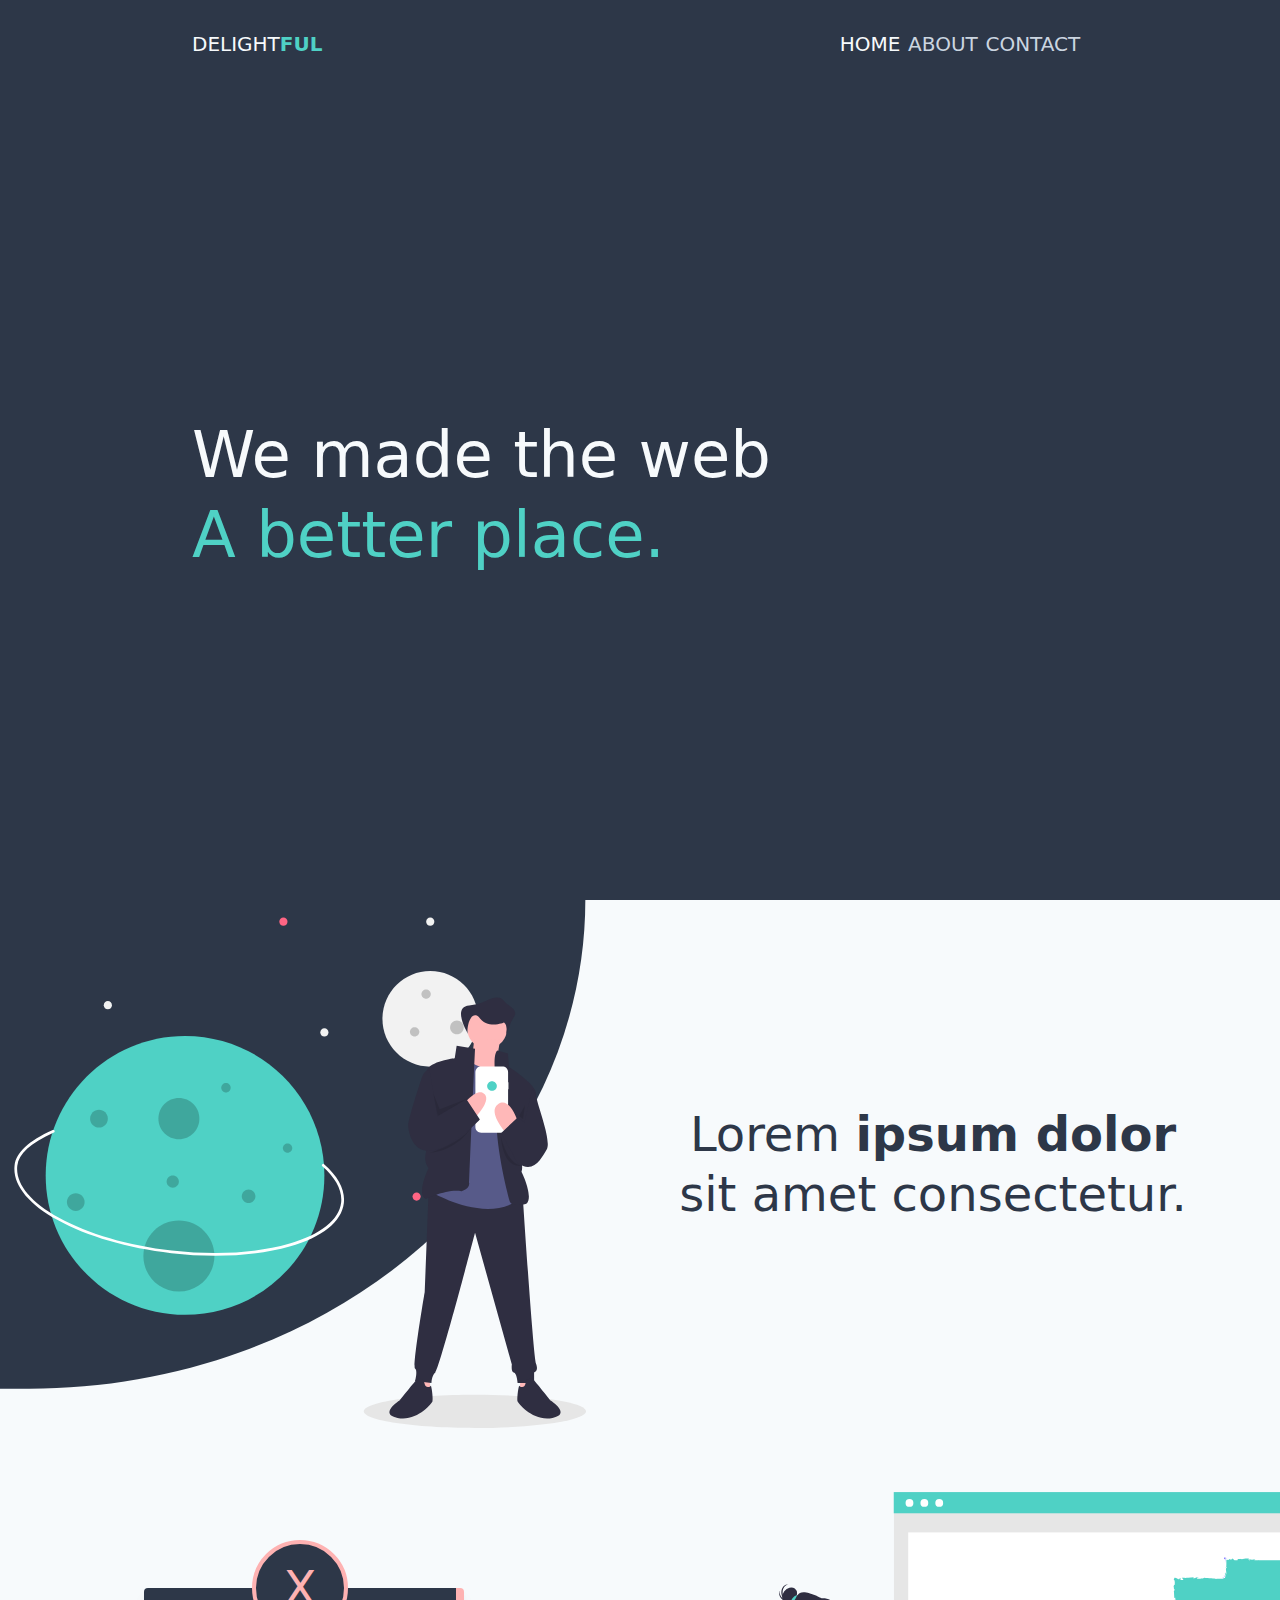
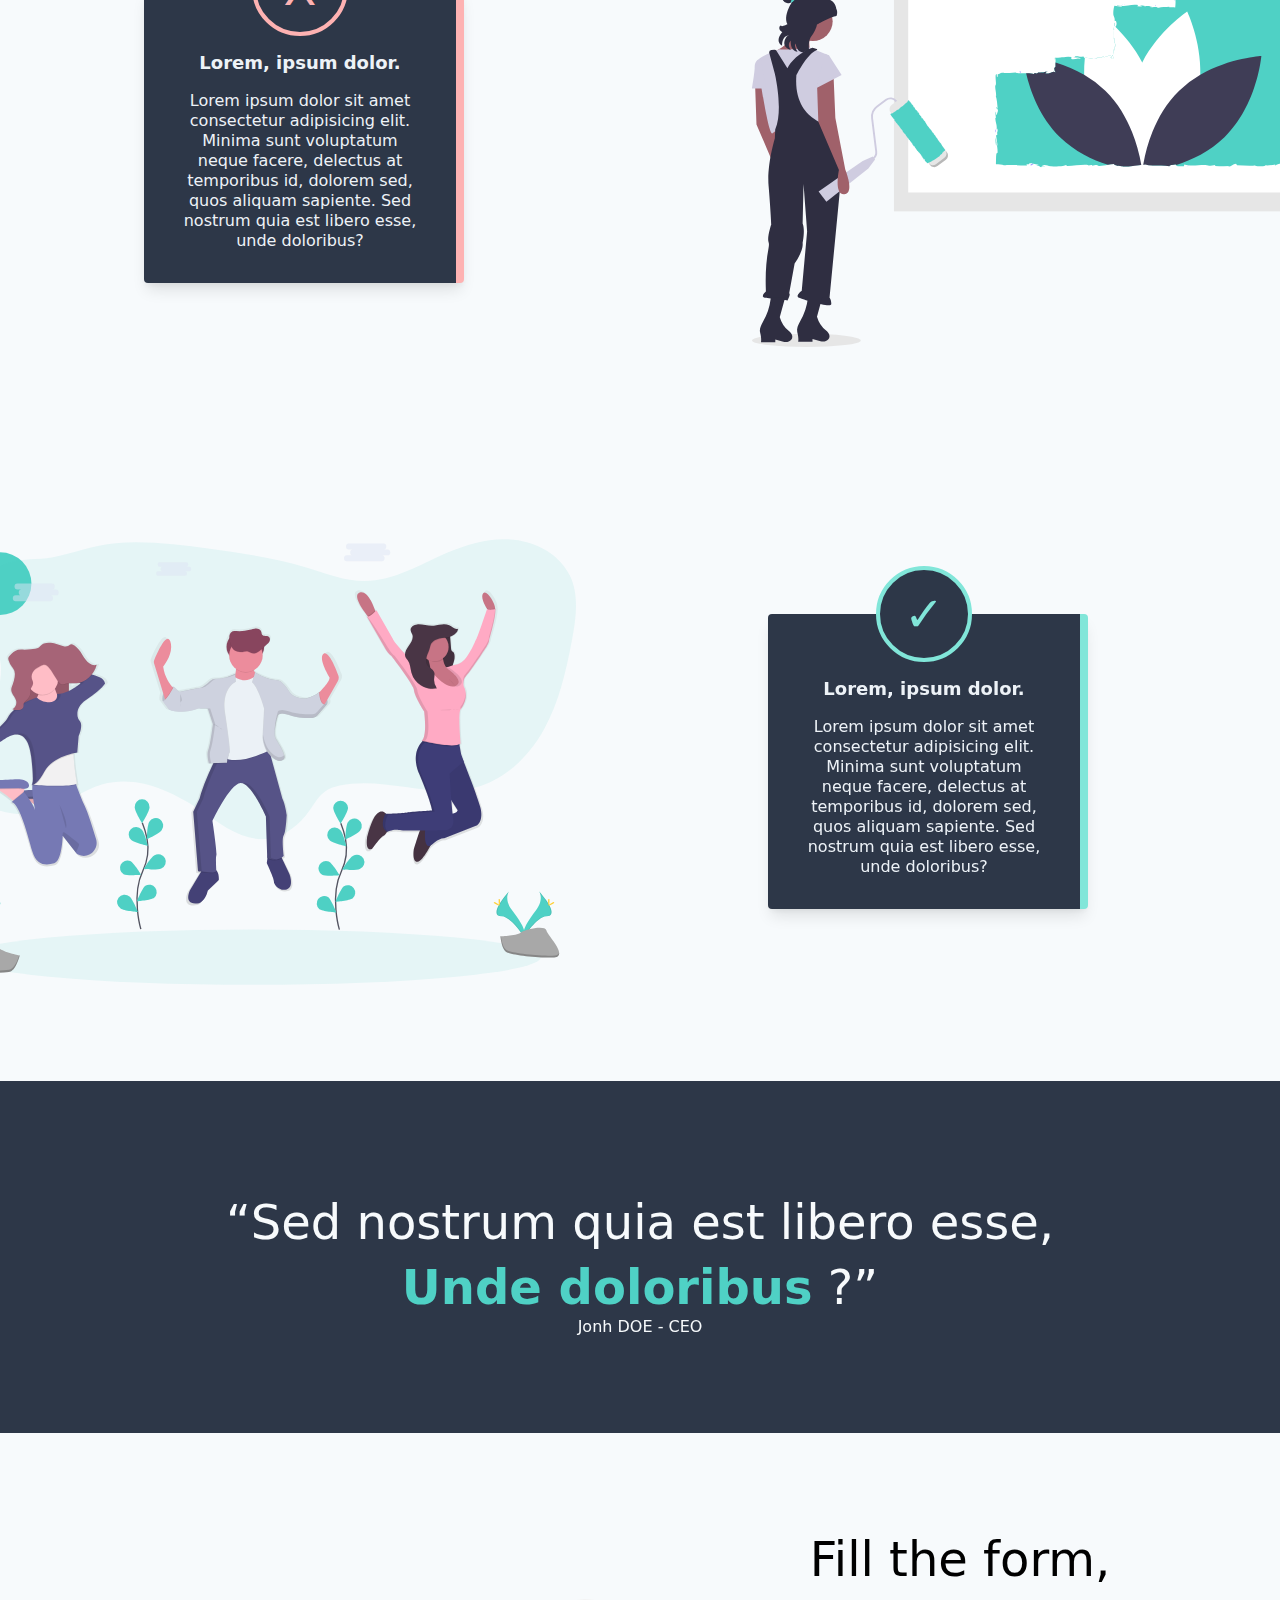
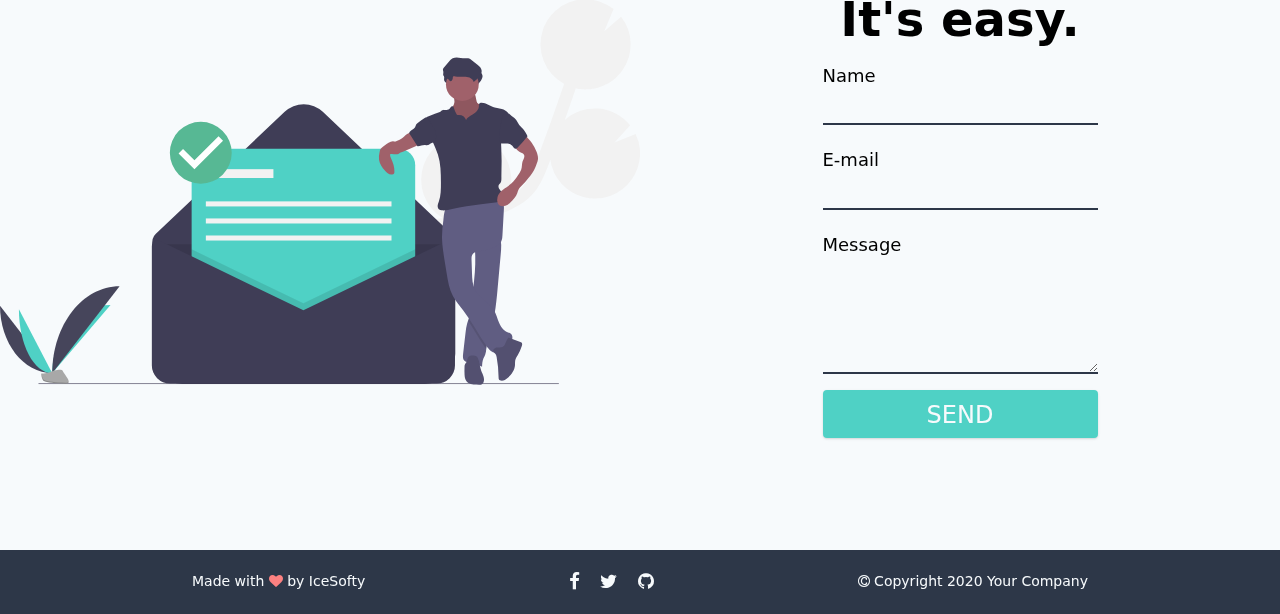
<file: templates/Delightful/index.html>
<!DOCTYPE html>
<html lang="en" class="leading-tight">
  <head>
    <meta charset="UTF-8" />
    <meta name="viewport" content="width=device-width, initial-scale=1.0" />

    <link rel="stylesheet" href="./assets/css/main.css" />
    <link
      href="https://stackpath.bootstrapcdn.com/font-awesome/4.7.0/css/font-awesome.min.css"
      rel="stylesheet"
      integrity="sha384-wvfXpqpZZVQGK6TAh5PVlGOfQNHSoD2xbE+QkPxCAFlNEevoEH3Sl0sibVcOQVnN"
      crossorigin="anonymous"
    />

    <script src="https://code.jquery.com/jquery-2.2.4.min.js"></script>

    <title>Delightful Web Templates</title>
  </head>

  <body class="overflow-x-hidden font-sans font-light">
    <section
      class="homescreen m-0 flex flex-col  justify-around bg-gray-800 h-screen text-gray-100 "
    >
      <nav class="flex justify-between">
        <p class="text-xl py-8 px-8 uppercase md:px-48">
          Delight<span class="text-teal-400 font-bold">ful</span>
        </p>
        <ul
          class="flex justify-evenly w-full text-xl py-8 px-0 xl:px-48 xl:w-1/2 "
        >
          <li>
            <a href="#">HOME</a>
          </li>
          <li class="text-gray-400 hover:text-teal-400">
            <a href="#about">ABOUT</a>
          </li>
          <li class="text-gray-400 hover:text-teal-400">
            <a href="#contact">CONTACT</a>
          </li>
        </ul>
      </nav>

      <h1 class=" text-3xl my-auto mx-auto font-light  md:mx-48 lg:text-6xl">
        We made the web <br />
        <span class="text-teal-400 font-medium">A better place.</span>
      </h1>
    </section>
    <section class="bg-gray-100" id="about">
      <div class="flex justify-center">
        <object
          type="image/svg+xml"
          data="./assets/img/planet.svg"
          class="-ml-1 hidden lg:flex"
        >
          Your browser does not support SVG
        </object>
        <h2
          class="text-gray-800  flex-1 self-center text-center text-3xl pt-8 lg:pt-0 lg:text-5xl"
        >
          Lorem <span class="font-bold">ipsum dolor</span> <br />
          sit amet consectetur.
        </h2>
      </div>
      <div class="flex justify-around items-center">
        <div
          class="flex flex-col text-gray-100 items-center rounded mx-8 bg-gray-800 shadow-lg mt-24 border-r-8 border-red-300 lg:w-1/4 lg:mx-0"
        >
          <div
            class="rounded-full flex justify-center h-24 w-24 border-4 border-red-300 -mt-12 bg-gray-800"
          >
            <p class="text-5xl  text-red-300 text-center self-center">
              X
            </p>
          </div>
          <h3 class="text-center text-gray-200 p-4 font-bold text-lg">
            Lorem, ipsum dolor.
          </h3>
          <p class="px-8 pb-8  text-gray-200 text-center font-normal">
            Lorem ipsum dolor sit amet consectetur adipisicing elit. Minima sunt
            voluptatum neque facere, delectus at temporibus id, dolorem sed,
            quos aliquam sapiente. Sed nostrum quia est libero esse, unde
            doloribus?
          </p>
        </div>

        <object
          type="image/svg+xml"
          data="./assets/img/paint.svg"
          class="mt-16 -mr-64 w-1/2 hidden lg:flex "
        >
          Your browser does not support SVG
        </object>
      </div>

      <div
        class="flex justify-evenly flex-wrap pb-24 mt-8 items-center lg:flex-no-wrap lg:mt-24"
      >
        <object
          type="image/svg+xml"
          data="./assets/img/success.svg"
          class="mt-24 -ml-64 w-1/2 hidden lg:flex "
        >
          Your browser does not support SVG
        </object>
        <div
          class="flex flex-col items-center rounded mx-8  bg-gray-800 shadow-lg mt-24 border-r-8 border-teal-300 lg:w-1/4 lg:mx-0 "
        >
          <div
            class="rounded-full flex justify-center h-24 w-24 border-4 border-teal-300 -mt-12 bg-gray-800"
          >
            <p class="text-5xl font-bold text-teal-300 text-center self-center">
              ✓
            </p>
          </div>
          <h3 class="text-center text-gray-200 p-4 font-bold text-lg">
            Lorem, ipsum dolor.
          </h3>
          <p class="px-8 pb-8  text-gray-200 text-center font-normal">
            Lorem ipsum dolor sit amet consectetur adipisicing elit. Minima sunt
            voluptatum neque facere, delectus at temporibus id, dolorem sed,
            quos aliquam sapiente. Sed nostrum quia est libero esse, unde
            doloribus?
          </p>
        </div>
      </div>
    </section>

    <section
      class="flex-col text-center justify-center items-center bg-gray-800 text-gray-100 py-24"
    >
      <p class="text-3xl   lg:text-5xl">
        <span class="text-6xl"></span>“Sed nostrum quia est libero esse,
        <br />
        <span class="font-semibold text-teal-400">Unde doloribus</span> ?”
      </p>
      <p>Jonh DOE - CEO</p>
    </section>
    <section id="contact" class="bg-gray-100 py-24">
      <div class="flex justify-evenly">
        <object
          type="image/svg+xml"
          data="./assets/img/contact.svg"
          class="w-1/2 hidden lg:flex "
        >
          Your browser does not support SVG
        </object>

        <div class="flex flex-col items-center flex-1 ">
          <h1 class="text-5xl text-center">
            Fill the form, <br />
            <span class="font-bold">It's easy.</span>
          </h1>
          <form action="" class="flex flex-col pt-4 ">
            <label for="name" class="text-lg">Name</label>
            <input
              type="text"
              name="name"
              id=""
              class="border-b-2 border-gray-800 bg-transparent p-2 focus:border-teal-400  focus:outline-none  "
            />
            <label for="email" class="text-lg pt-6">E-mail</label>
            <input
              type="email"
              name="email"
              id=""
              class="border-b-2 border-gray-800 bg-transparent p-2 focus:border-teal-400  focus:outline-none  "
            />
            <label for="message" class="text-lg pt-6">Message</label>
            <textarea
              name="message"
              id=""
              cols="30"
              rows="5"
              class="border-b-2 border-gray-800 bg-transparent p-2 focus:border-teal-400 focus:outline-none  "
            ></textarea>
            <button
              type="submit"
              class=" py-2 my-4 rounded shadow text-gray-100 text-2xl border-teal-400 border-2 w-36 h-12  bg-teal-400 hover:shadow-lg"
            >
              SEND
            </button>
          </form>
        </div>
      </div>
    </section>
    <footer
      class="flex justify-between px-2 bg-gray-800 h-16 text-gray-100 text-sm items-center lg:px-48"
    >
      <p class="hidden md:inline">
        Made with
        <i class="fa fa-heart text-red-400" aria-hidden="true"></i> by IceSofty
      </p>
      <div class="logos self-center">
        <i class="fa fa-facebook px-2 fa-lg" aria-hidden="true"></i>
        <i class="fa fa-twitter px-2 fa-lg" aria-hidden="true"></i>
        <i class="fa fa-github px-2 fa-lg" aria-hidden="true"></i>
      </div>
      <p>
        <i class="fa fa-copyright" aria-hidden="true"></i> Copyright 2020 Your
        Company
      </p>
    </footer>
    <script src="./assets/js/star.js"></script>
    <script>
      //refresh page on browser resize
      $(window).bind('resize', function(e) {
        if (window.RT) clearTimeout(window.RT);
        window.RT = setTimeout(function() {
          this.location.reload(false); /* false to get page from cache */
        }, 200);
      });
    </script>
  </body>
</html>
</file>
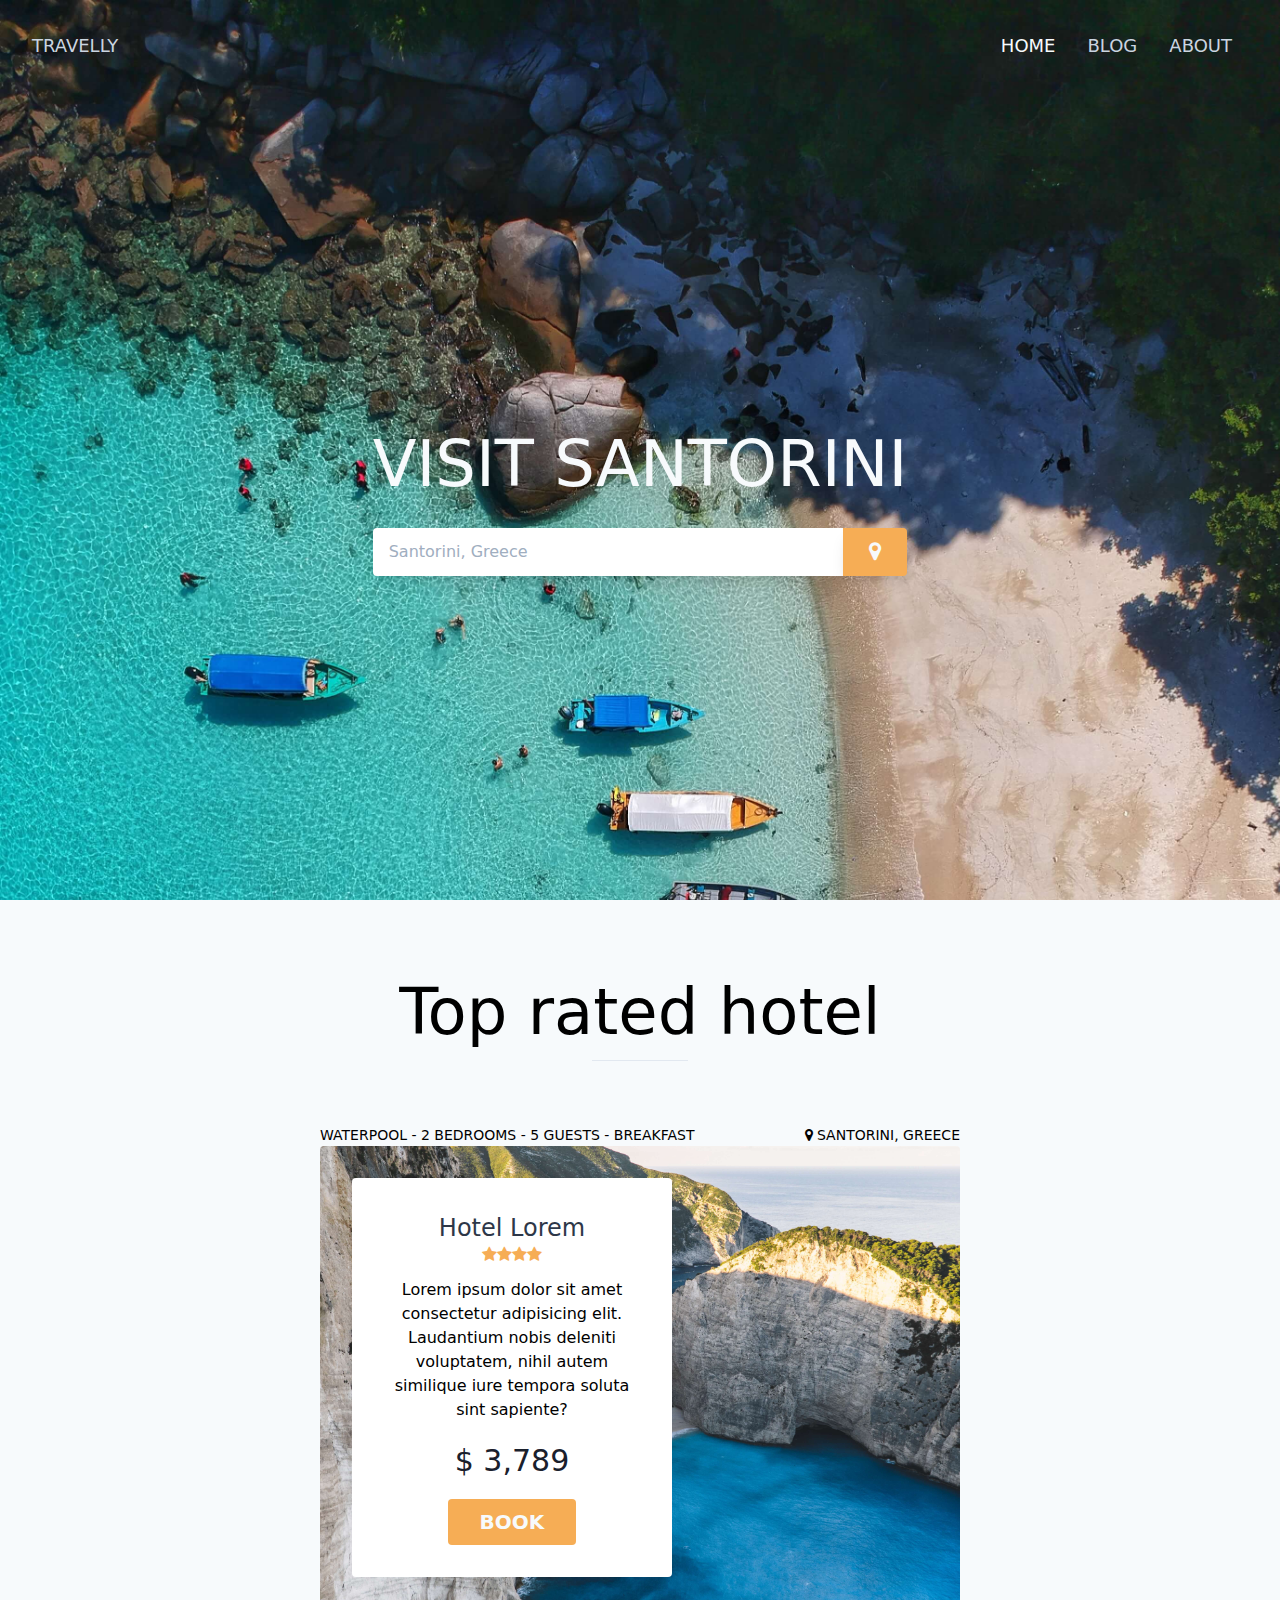
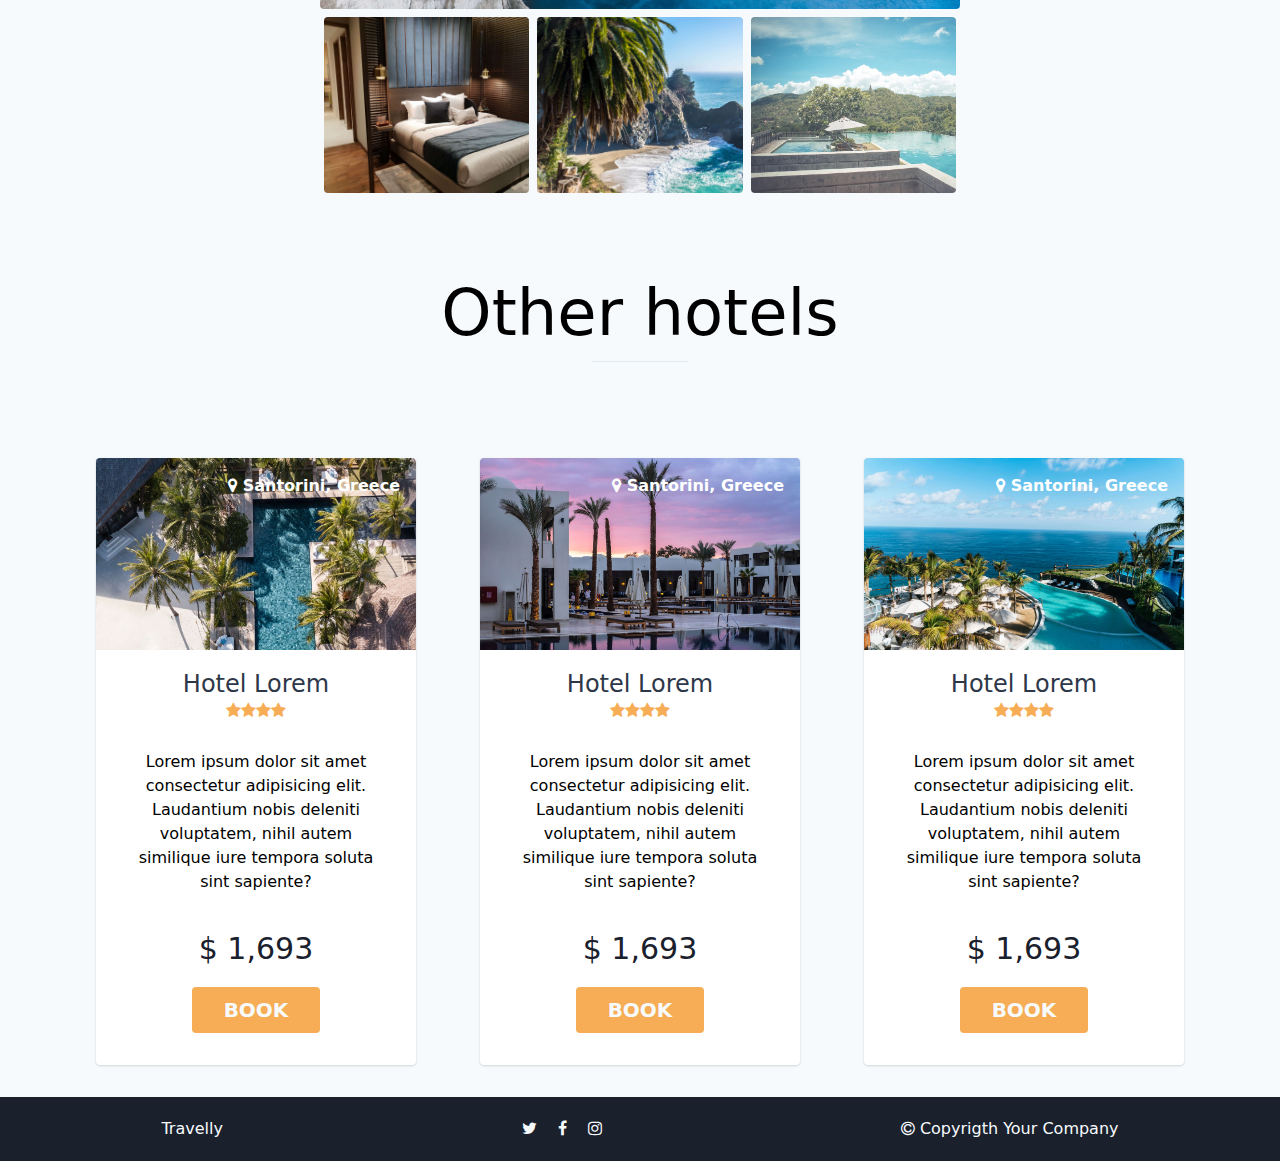
<file: templates/Travelly/index.html>
<!DOCTYPE html>

<!--
	Travelly by 
  Follow me on Twitter to get Update @Icesofty
   
This work is licensed under the Creative Commons Attribution 4.0 International License.
To view a copy of this license, visit http://creativecommons.org/licenses/by/4.0/.

-->

<html lang="en" class="scroll">
  <head>
    <meta charset="UTF-8" />
    <meta name="viewport" content="width=device-width, initial-scale=1.0" />
    <link rel="stylesheet" href="assets/css/main.css" />

    <link
      href="https://stackpath.bootstrapcdn.com/font-awesome/4.7.0/css/font-awesome.min.css"
      rel="stylesheet"
      integrity="sha384-wvfXpqpZZVQGK6TAh5PVlGOfQNHSoD2xbE+QkPxCAFlNEevoEH3Sl0sibVcOQVnN"
      crossorigin="anonymous"
    />
    <title>Travelly</title>
  </head>
  <body class="bg-gray-100 font-light">
    <section
      class="flex flex-col h-screen bg-cover bg-fixed"
      style="background-image: url('./assets/img/bg2.jpg');"
    >
      <nav class="flex justify-between p-8 text-gray-400 text-lg">
        <h1>TRAVELLY</h1>
        <ul class="flex">
          <li class="px-4 text-gray-100"><a href="#">HOME</a></li>
          <li class="px-4  hover:text-orange-400 "><a href="#">BLOG</a></li>
          <li class="px-4 hover:text-orange-400"><a href="#">ABOUT</a></li>
        </ul>
      </nav>
      <div class="flex flex-col justify-center items-center m-auto h-full">
        <h1 class=" uppercase text-4xl text-gray-100 sm:text-6xl ">
          Visit Santorini
        </h1>
        <div class="flex justify-center items-center sm:w-full ">
          <input
            type="text"
            name=""
            id=""
            placeholder="Santorini, Greece"
            class=" bg-white shadow-lg rounded-l h-12 p-4 flex-1 mt-4"
          />

          <a
            href="#results"
            class="flex bg-orange-400 w-16 h-12 mt-4 shadow-lg justify-center items-center rounded-r"
          >
            <i
              class="fa fa-map-marker text-gray-100 fa-lg"
              aria-hidden="true"
            ></i>
          </a>
        </div>
      </div>
    </section>
    <section
      id="results"
      class="scroll w-3/4 flex-col items-center self-center m-auto"
    >
      <h1 class="scroll-start text-center text-4xl mt-16 lg:text-6xl">
        Top rated hotel
      </h1>

      <hr class="w-24 mx-auto mb-16" />
      <div class="flex flex-col items-center lg:w-auto lg:m-auto">
        <div
          class="flex justify-between w-full uppercase  text-xs lg:text-sm xl:w-2/3"
        >
          <p>WATERPOOL - 2 BEDROOMS - 5 GUESTS - Breakfast</p>
          <p>
            <i class="fa fa-map-marker" aria-hidden="true"></i> Santorini,
            Greece
          </p>
        </div>
        <div
          class="flex  bg-cover bg-center rounded xl:w-2/3"
          style="background-image: url('./assets/img/hotel.jpg');"
        >
          <div
            class="flex flex-col items-center w-64 bg-white w-full rounded p-8 m-8 lg:w-1/2 "
          >
            <h1 class="text-gray-800 text-2xl font-normal">Hotel Lorem</h1>
            <div class="flex text-orange-400">
              <i class="fa fa-star" aria-hidden="true"></i>
              <i class="fa fa-star" aria-hidden="true"></i>
              <i class="fa fa-star" aria-hidden="true"></i>
              <i class="fa fa-star" aria-hidden="true"></i>
            </div>
            <p class="text-center py-4">
              Lorem ipsum dolor sit amet consectetur adipisicing elit.
              Laudantium nobis deleniti voluptatem, nihil autem similique iure
              tempora soluta sint sapiente?
            </p>
            <h3 class="text-3xl text-gray-900 pb-4">$ 3,789</h3>
            <a href="booking.html">
              <button
                class="p-2 rounded bg-orange-400 text-gray-100 text-xl font-bold w-32 hover:bg-orange-700"
              >
                BOOK
              </button>
            </a>
          </div>
        </div>
        <div class="hidden justify-between py-2 h-48 w-full sm:flex xl:w-2/3">
          <div
            class="flex justify-center items-center w-1/3 bg-cover rounded mx-1 cursor-pointer text-xl font-bold text-transparent transition ease-in duration-300 hover:text-white hover:opacity-75 "
            style="background-image: url('./assets/img/bedroom.jpg');"
          >
            <p class=" opacity-100">BEDROOM</p>
          </div>
          <div
            class="flex justify-center items-center w-1/3 bg-cover rounded mx-1 cursor-pointer text-xl font-bold text-transparent  transition ease-in duration-300  hover:text-white hover:opacity-75 "
            style="background-image: url('./assets/img/beach.jpg');"
          >
            <p class="opacity-100">BEACH</p>
          </div>
          <div
            class="flex justify-center items-center w-1/3 bg-cover rounded mx-1 cursor-pointer text-xl font-bold text-transparent  transition ease-in duration-300 hover:text-white hover:opacity-75 "
            style="background-image: url('./assets/img/waterpool.jpg');"
          >
            <p class="opacity-100">WATERPOOL</p>
          </div>
        </div>

        <h1 class="text-center text-4xl mt-16 lg:text-6xl">
          Other hotels
        </h1>

        <hr class="w-24 mx-auto mb-16" />
      </div>
    </section>

    <section class="flex justify-center flex-wrap  ">
      <div
        class="text-center shadow bg-white rounded  pb-8 m-8 md:w-1/2 xl:w-1/4  "
      >
        <div
          class="  bg-cover rounded-t mx-0 h-48 w-full p-0 "
          style="background-image: url('./assets/img/hotel1.jpg');"
        >
          <div class="flex w-full justify-end text-white font-bold p-4">
            <p>
              <i class="fa fa-map-marker" aria-hidden="true"></i> Santorini,
              Greece
            </p>
          </div>
        </div>
        <h1 class="text-gray-800 mt-4 text-2xl font-normal">Hotel Lorem</h1>
        <div class="flex justify-center text-orange-400">
          <i class="fa fa-star" aria-hidden="true"></i>
          <i class="fa fa-star" aria-hidden="true"></i>
          <i class="fa fa-star" aria-hidden="true"></i>
          <i class="fa fa-star" aria-hidden="true"></i>
        </div>

        <p class="text-center p-8">
          Lorem ipsum dolor sit amet consectetur adipisicing elit. Laudantium
          nobis deleniti voluptatem, nihil autem similique iure tempora soluta
          sint sapiente?
        </p>
        <h3 class="text-3xl text-gray-900 pb-4">$ 1,693</h3>
        <a href="booking.html">
          <button
            class="p-2  rounded bg-orange-400 text-gray-100 text-xl font-bold w-32 hover:bg-orange-700"
          >
            BOOK
          </button>
        </a>
      </div>
      <div
        class="text-center shadow bg-white rounded  pb-8 m-8 md:w-1/2 xl:w-1/4  "
      >
        <div
          class="  bg-cover rounded-t mx-0 h-48 w-full p-0 "
          style="background-image: url('./assets/img/hotel2.jpg');"
        >
          <div class="flex w-full justify-end text-white font-bold p-4">
            <p>
              <i class="fa fa-map-marker" aria-hidden="true"></i> Santorini,
              Greece
            </p>
          </div>
        </div>
        <h1 class="text-gray-800 mt-4 text-2xl font-normal">Hotel Lorem</h1>
        <div class="flex justify-center text-orange-400">
          <i class="fa fa-star" aria-hidden="true"></i>
          <i class="fa fa-star" aria-hidden="true"></i>
          <i class="fa fa-star" aria-hidden="true"></i>
          <i class="fa fa-star" aria-hidden="true"></i>
        </div>

        <p class="text-center p-8">
          Lorem ipsum dolor sit amet consectetur adipisicing elit. Laudantium
          nobis deleniti voluptatem, nihil autem similique iure tempora soluta
          sint sapiente?
        </p>
        <h3 class="text-3xl text-gray-900 pb-4">$ 1,693</h3>
        <a href="booking.html">
          <button
            class="p-2  rounded bg-orange-400 text-gray-100 text-xl font-bold w-32 hover:bg-orange-700"
          >
            BOOK
          </button>
        </a>
      </div>
      <div
        class="text-center shadow bg-white rounded  pb-8 m-8 md:w-1/2 xl:w-1/4  "
      >
        <div
          class="  bg-cover rounded-t mx-0 h-48 w-full p-0 "
          style="background-image: url('./assets/img/hotel3.jpg');"
        >
          <div class="flex w-full justify-end text-white font-bold p-4">
            <p>
              <i class="fa fa-map-marker" aria-hidden="true"></i> Santorini,
              Greece
            </p>
          </div>
        </div>
        <h1 class="text-gray-800 mt-4 text-2xl font-normal">Hotel Lorem</h1>
        <div class="flex justify-center text-orange-400">
          <i class="fa fa-star" aria-hidden="true"></i>
          <i class="fa fa-star" aria-hidden="true"></i>
          <i class="fa fa-star" aria-hidden="true"></i>
          <i class="fa fa-star" aria-hidden="true"></i>
        </div>

        <p class="text-center p-8">
          Lorem ipsum dolor sit amet consectetur adipisicing elit. Laudantium
          nobis deleniti voluptatem, nihil autem similique iure tempora soluta
          sint sapiente?
        </p>
        <h3 class="text-3xl text-gray-900 pb-4">$ 1,693</h3>
        <a href="booking.html">
          <button
            class="p-2  rounded bg-orange-400 text-gray-100 text-xl font-bold w-32 hover:bg-orange-700"
          >
            BOOK
          </button>
        </a>
      </div>
    </section>
    <footer class="bg-gray-900 text-gray-100 w-full ">
      <div class="h-16 flex justify-around items-center my-auto mx-4">
        <p>Travelly</p>
        <div class="">
          <i
            class="fa fa-twitter px-2 cursor-pointer  transition ease-in duration-300  hover:text-orange-500"
            aria-hidden="true"
          ></i>
          <i
            class="fa fa-facebook px-2 cursor-pointer  transition ease-in duration-300  hover:text-orange-500"
            aria-hidden="true"
          ></i>
          <i
            class="fa fa-instagram px-2 cursor-pointer  transition ease-in duration-300  hover:text-orange-500"
            aria-hidden="true"
          ></i>
        </div>
        <div>
          <i class="fa fa-copyright" aria-hidden="true"></i>
          <span> Copyrigth Your Company </span>
        </div>
      </div>
    </footer>
  </body>
</html>
</file>
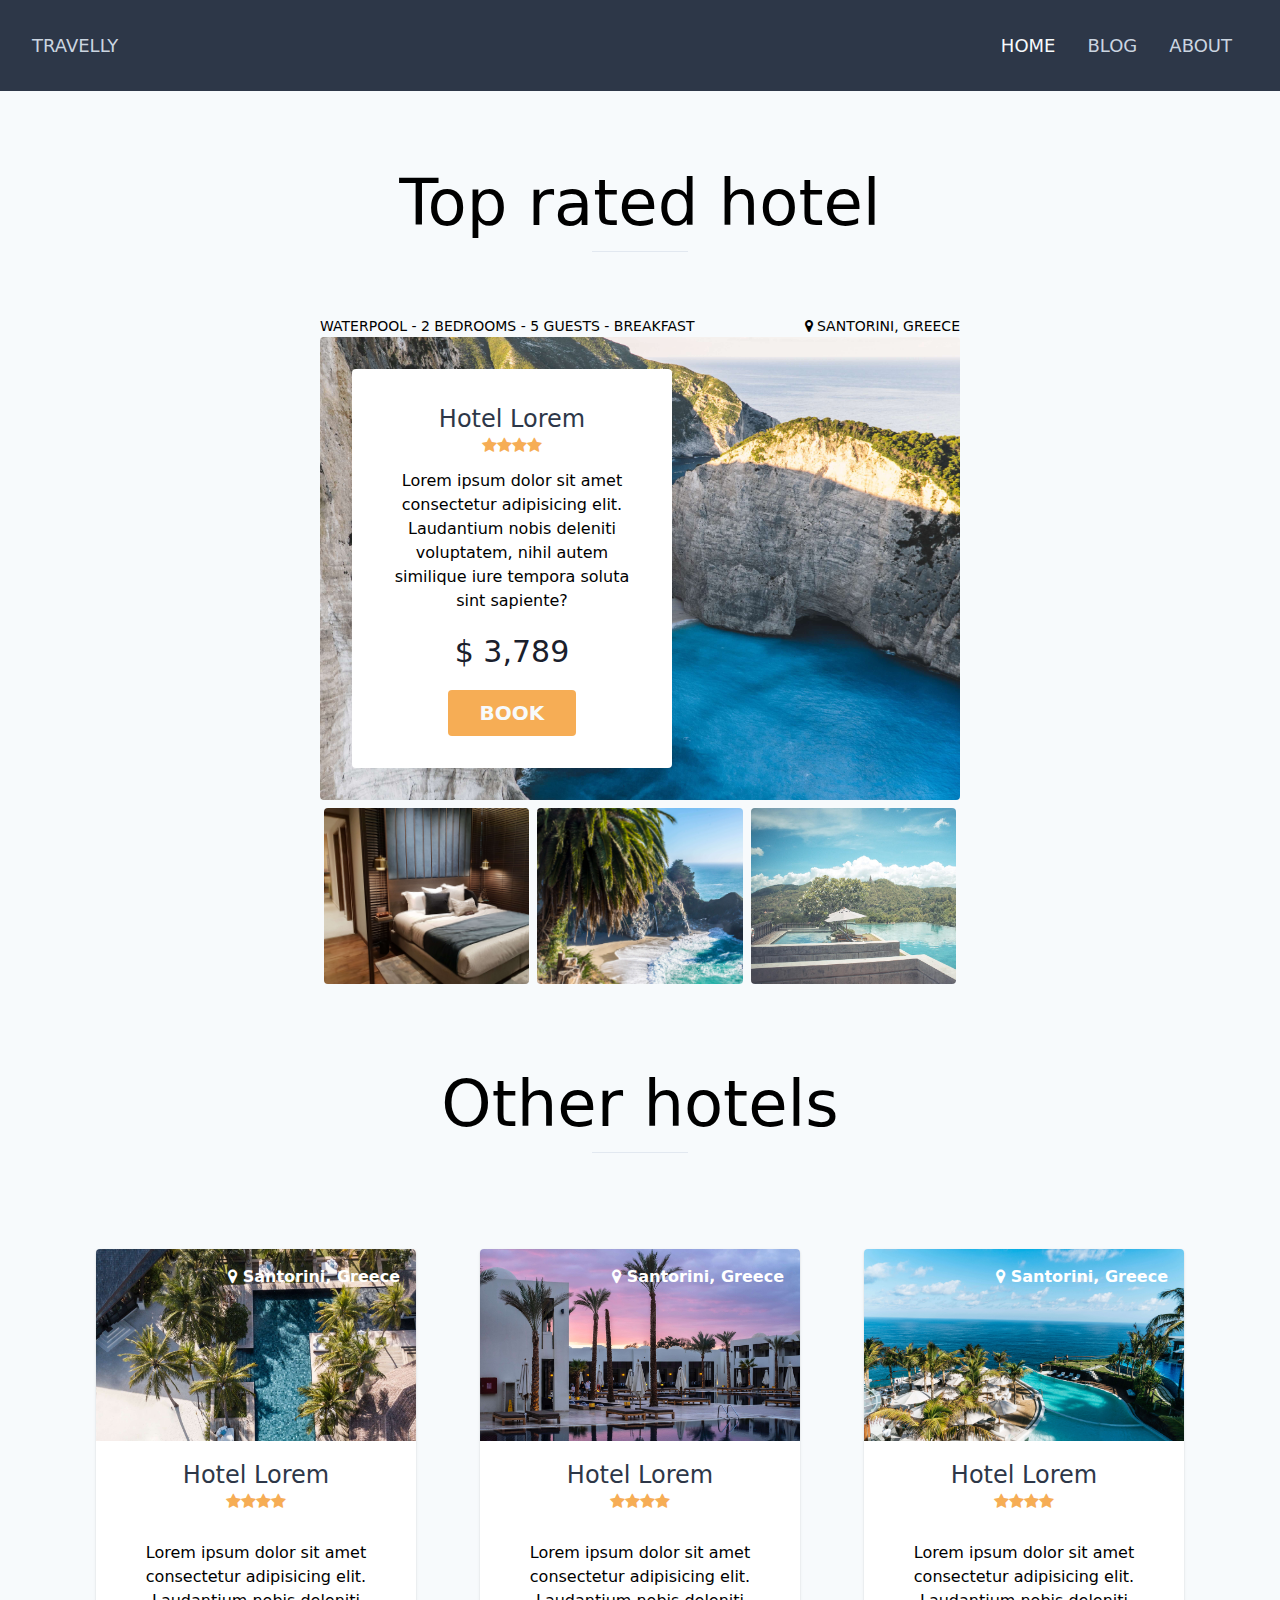
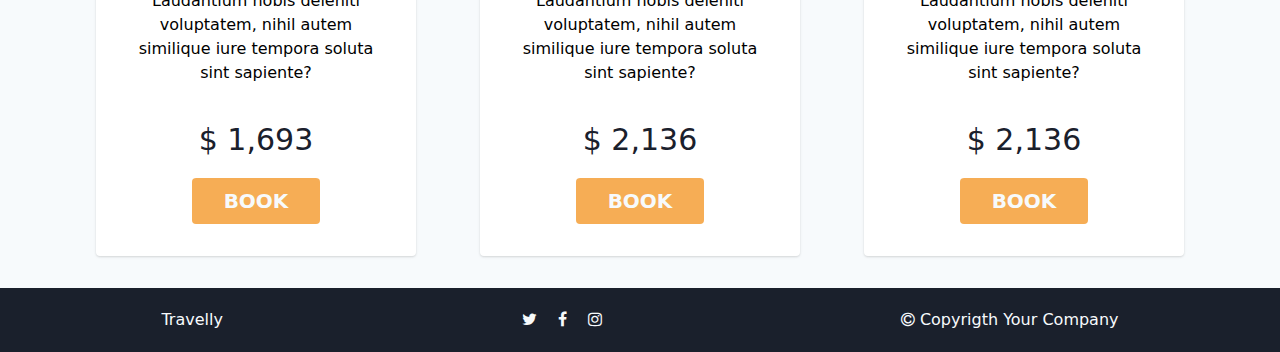
<file: templates/Travelly/booking.html>
<!DOCTYPE html>
<html lang="en">
  <head>
    <meta charset="UTF-8" />
    <meta name="viewport" content="width=device-width, initial-scale=1.0" />
    <link rel="stylesheet" href="assets/css/main.css" />

    <link
      href="https://stackpath.bootstrapcdn.com/font-awesome/4.7.0/css/font-awesome.min.css"
      rel="stylesheet"
      integrity="sha384-wvfXpqpZZVQGK6TAh5PVlGOfQNHSoD2xbE+QkPxCAFlNEevoEH3Sl0sibVcOQVnN"
      crossorigin="anonymous"
    />
    <title>Document</title>
  </head>
  <body class="bg-gray-100 font-light">
    <nav class="flex justify-between p-8 bg-gray-800 text-gray-400 text-lg">
      <h1><a href="/">TRAVELLY</a></h1>
      <ul class="flex">
        <li class="px-4 text-gray-100"><a href="/">HOME</a></li>
        <li class="px-4  hover:text-orange-400 "><a href="#">BLOG</a></li>
        <li class="px-4 hover:text-orange-400"><a href="#">ABOUT</a></li>
      </ul>
    </nav>
    <section
      id="results"
      class=" w-3/4 flex-col items-center self-center m-auto"
    >
      <h1 class="text-center text-6xl mt-16">
        Top rated hotel
      </h1>

      <hr class="w-24 mx-auto mb-16" />
      <div class="flex flex-col items-center lg:w-auto lg:m-auto">
        <div
          class="flex justify-between w-full uppercase  text-xs lg:text-sm xl:w-2/3"
        >
          <p>WATERPOOL - 2 BEDROOMS - 5 GUESTS - Breakfast</p>
          <p>
            <i class="fa fa-map-marker" aria-hidden="true"></i> Santorini,
            Greece
          </p>
        </div>
        <div
          class="flex  bg-cover bg-center rounded xl:w-2/3"
          style="background-image: url('./assets/img/hotel.jpg');"
        >
          <div
            class="flex flex-col items-center w-64 bg-white w-full rounded p-8 m-8 lg:w-1/2 "
          >
            <h1 class="text-gray-800 text-2xl font-normal">Hotel Lorem</h1>
            <div class="flex text-orange-400">
              <i class="fa fa-star" aria-hidden="true"></i>
              <i class="fa fa-star" aria-hidden="true"></i>
              <i class="fa fa-star" aria-hidden="true"></i>
              <i class="fa fa-star" aria-hidden="true"></i>
            </div>
            <p class="text-center py-4">
              Lorem ipsum dolor sit amet consectetur adipisicing elit.
              Laudantium nobis deleniti voluptatem, nihil autem similique iure
              tempora soluta sint sapiente?
            </p>
            <h3 class="text-3xl text-gray-900 pb-4">$ 3,789</h3>
            <button
              class="p-2 rounded bg-orange-400 text-gray-100 text-xl font-bold w-32 hover:bg-orange-700"
            >
              BOOK
            </button>
          </div>
        </div>
        <div class="hidden justify-between py-2 h-48 w-full sm:flex xl:w-2/3">
          <div
            class="flex justify-center items-center w-1/3 bg-cover rounded mx-1 cursor-pointer text-xl font-bold text-transparent hover:text-white hover:opacity-75 "
            style="background-image: url('./assets/img/bedroom.jpg');"
          >
            <p class="opacity-100">BEDROOM</p>
          </div>
          <div
            class="flex justify-center items-center w-1/3 bg-cover rounded mx-1 cursor-pointer text-xl font-bold text-transparent hover:text-white hover:opacity-75 "
            style="background-image: url('./assets/img/beach.jpg');"
          >
            <p class="opacity-100">BEACH</p>
          </div>
          <div
            class="flex justify-center items-center w-1/3 bg-cover rounded mx-1 cursor-pointer text-xl font-bold text-transparent hover:text-white hover:opacity-75 "
            style="background-image: url('./assets/img/waterpool.jpg');"
          >
            <p class="opacity-100">WATERPOOL</p>
          </div>
        </div>

        <h1 class="text-center text-6xl mt-16">
          Other hotels
        </h1>

        <hr class="w-24 mx-auto mb-16" />
      </div>
    </section>

    <section class="flex justify-center flex-wrap  ">
      <div
        class="text-center shadow bg-white rounded  pb-8 m-8 md:w-1/2 xl:w-1/4  "
      >
        <div
          class="  bg-cover rounded-t mx-0 h-48 w-full p-0 "
          style="background-image: url('./assets/img/hotel1.jpg');"
        >
          <div class="flex w-full justify-end text-white font-bold p-4">
            <p>
              <i class="fa fa-map-marker" aria-hidden="true"></i> Santorini,
              Greece
            </p>
          </div>
        </div>
        <h1 class="text-gray-800 mt-4 text-2xl font-normal">Hotel Lorem</h1>
        <div class="flex justify-center text-orange-400">
          <i class="fa fa-star" aria-hidden="true"></i>
          <i class="fa fa-star" aria-hidden="true"></i>
          <i class="fa fa-star" aria-hidden="true"></i>
          <i class="fa fa-star" aria-hidden="true"></i>
        </div>

        <p class="text-center p-8">
          Lorem ipsum dolor sit amet consectetur adipisicing elit. Laudantium
          nobis deleniti voluptatem, nihil autem similique iure tempora soluta
          sint sapiente?
        </p>
        <h3 class="text-3xl text-gray-900 pb-4">$ 1,693</h3>
        <button
          class="p-2  rounded bg-orange-400 text-gray-100 text-xl font-bold w-32 hover:bg-orange-700"
        >
          BOOK
        </button>
      </div>

      <div class="text-center shadow bg-white rounded  m-8 md:w-1/2 xl:w-1/4 ">
        <div
          class="  bg-cover rounded-t mx-0 h-48 w-full p-0 "
          style="background-image: url('./assets/img/hotel2.jpg');"
        >
          <div class="flex w-full justify-end text-white font-bold p-4">
            <p>
              <i class="fa fa-map-marker" aria-hidden="true"></i> Santorini,
              Greece
            </p>
          </div>
        </div>
        <h1 class="text-gray-800 mt-4 text-2xl font-normal">Hotel Lorem</h1>
        <div class="flex justify-center text-orange-400">
          <i class="fa fa-star" aria-hidden="true"></i>
          <i class="fa fa-star" aria-hidden="true"></i>
          <i class="fa fa-star" aria-hidden="true"></i>
          <i class="fa fa-star" aria-hidden="true"></i>
        </div>
        <p class="text-center p-8">
          Lorem ipsum dolor sit amet consectetur adipisicing elit. Laudantium
          nobis deleniti voluptatem, nihil autem similique iure tempora soluta
          sint sapiente?
        </p>
        <h3 class="text-3xl text-gray-900 pb-4">$ 2,136</h3>
        <button
          class="p-2 rounded bg-orange-400 text-gray-100 text-xl font-bold w-32 hover:bg-orange-700"
        >
          BOOK
        </button>
      </div>
      <div class="text-center shadow bg-white rounded  m-8 md:w-1/2 xl:w-1/4 ">
        <div
          class="  bg-cover rounded-t mx-0 h-48 w-full p-0 "
          style="background-image: url('./assets/img/hotel3.jpg');"
        >
          <div class="flex w-full justify-end text-white font-bold p-4">
            <p>
              <i class="fa fa-map-marker" aria-hidden="true"></i> Santorini,
              Greece
            </p>
          </div>
        </div>
        <h1 class="text-gray-800 mt-4 text-2xl font-normal">Hotel Lorem</h1>
        <div class="flex justify-center text-orange-400">
          <i class="fa fa-star" aria-hidden="true"></i>
          <i class="fa fa-star" aria-hidden="true"></i>
          <i class="fa fa-star" aria-hidden="true"></i>
          <i class="fa fa-star" aria-hidden="true"></i>
        </div>
        <p class="text-center p-8">
          Lorem ipsum dolor sit amet consectetur adipisicing elit. Laudantium
          nobis deleniti voluptatem, nihil autem similique iure tempora soluta
          sint sapiente?
        </p>
        <h3 class="text-3xl text-gray-900 pb-4">$ 2,136</h3>
        <button
          class="p-2 rounded bg-orange-400 text-gray-100 text-xl font-bold w-32 hover:bg-orange-700"
        >
          BOOK
        </button>
      </div>
    </section>
    <footer class="bg-gray-900 text-gray-100 w-full ">
      <div class="h-16 flex justify-around items-center my-auto mx-4">
        <p>Travelly</p>
        <div class="">
          <i class="fa fa-twitter px-2" aria-hidden="true"></i>
          <i class="fa fa-facebook px-2" aria-hidden="true"></i>
          <i class="fa fa-instagram px-2" aria-hidden="true"></i>
        </div>
        <div>
          <i class="fa fa-copyright" aria-hidden="true"></i>
          <span> Copyrigth Your Company </span>
        </div>
      </div>
    </footer>
  </body>
</html>
</file>
<file: templates/Delightful/assets/css/main.css>
/*! normalize.css v8.0.1 | MIT License | github.com/necolas/normalize.css */html{line-height:1.15;-webkit-text-size-adjust:100%}body{margin:0}h1{font-size:2em;margin:.67em 0}a{background-color:transparent}button,input,textarea{font-family:inherit;font-size:100%;line-height:1.15;margin:0}button,input{overflow:visible}button{text-transform:none}[type=button],[type=submit],button{-webkit-appearance:button}[type=button]::-moz-focus-inner,[type=submit]::-moz-focus-inner,button::-moz-focus-inner{border-style:none;padding:0}[type=button]:-moz-focusring,[type=submit]:-moz-focusring,button:-moz-focusring{outline:1px dotted ButtonText}textarea{overflow:auto}[hidden]{display:none}h1,h2,h3,p{margin:0}button{background-color:transparent;background-image:none;padding:0}button:focus{outline:1px dotted;outline:5px auto -webkit-focus-ring-color}ul{margin:0;padding:0}ul{list-style:none}html{font-family:system-ui,-apple-system,BlinkMacSystemFont,Segoe UI,Roboto,Helvetica Neue,Arial,Noto Sans,sans-serif,Apple Color Emoji,Segoe UI Emoji,Segoe UI Symbol,Noto Color Emoji;line-height:1.5}*{box-sizing:border-box;border:0 solid #e2e8f0}textarea{resize:vertical}input::-webkit-input-placeholder, textarea::-webkit-input-placeholder{color:#a0aec0}input::-moz-placeholder, textarea::-moz-placeholder{color:#a0aec0}input:-ms-input-placeholder, textarea:-ms-input-placeholder{color:#a0aec0}input::-ms-input-placeholder, textarea::-ms-input-placeholder{color:#a0aec0}input::placeholder,textarea::placeholder{color:#a0aec0}button{cursor:pointer}h1,h2,h3{font-size:inherit;font-weight:inherit}a{color:inherit;text-decoration:inherit}button,input,textarea{padding:0;line-height:inherit;color:inherit}iframe,object,svg{display:block;vertical-align:middle}.bg-transparent{background-color:transparent}.bg-gray-100{background-color:#f7fafc}.bg-gray-800{background-color:#2d3748}.bg-red-400{background-color:#fc8181}.bg-teal-400{background-color:#4fd1c5}.border-gray-800{border-color:#2d3748}.border-red-300{border-color:#feb2b2}.border-teal-300{border-color:#81e6d9}.border-teal-400{border-color:#4fd1c5}.focus\:border-teal-400:focus{border-color:#4fd1c5}.rounded{border-radius:.25rem}.rounded-full{border-radius:9999px}.border-2{border-width:2px}.border-4{border-width:4px}.border-b-2{border-bottom-width:2px}.border-r-8{border-right-width:8px}.flex{display:flex}.hidden{display:none}.flex-col{flex-direction:column}.flex-wrap{flex-wrap:wrap}.items-center{align-items:center}.self-center{align-self:center}.justify-center{justify-content:center}.justify-between{justify-content:space-between}.justify-around{justify-content:space-around}.justify-evenly{justify-content:space-evenly}.flex-1{flex:1 1 0%}.font-sans{font-family:system-ui,-apple-system,BlinkMacSystemFont,Segoe UI,Roboto,Helvetica Neue,Arial,Noto Sans,sans-serif,Apple Color Emoji,Segoe UI Emoji,Segoe UI Symbol,Noto Color Emoji}.font-light{font-weight:300}.font-normal{font-weight:400}.font-medium{font-weight:500}.font-semibold{font-weight:600}.font-bold{font-weight:700}.h-12{height:3rem}.h-16{height:4rem}.h-24{height:6rem}.h-full{height:100%}.h-screen{height:100vh}.leading-tight{line-height:1.25}.m-0{margin:0}.my-4{margin-top:1rem;margin-bottom:1rem}.mx-8{margin-left:2rem;margin-right:2rem}.my-auto{margin-top:auto;margin-bottom:auto}.mx-auto{margin-left:auto;margin-right:auto}.mt-8{margin-top:2rem}.mt-16{margin-top:4rem}.mt-24{margin-top:6rem}.-ml-1{margin-left:-.25rem}.-mt-12{margin-top:-3rem}.-mr-64{margin-right:-16rem}.-ml-64{margin-left:-16rem}.focus\:outline-none:focus{outline:0}.overflow-x-hidden{overflow-x:hidden}.p-2{padding:.5rem}.p-4{padding:1rem}.px-0{padding-left:0;padding-right:0}.py-2{padding-top:.5rem;padding-bottom:.5rem}.px-2{padding-left:.5rem;padding-right:.5rem}.py-8{padding-top:2rem;padding-bottom:2rem}.px-8{padding-left:2rem;padding-right:2rem}.py-24{padding-top:6rem;padding-bottom:6rem}.pt-4{padding-top:1rem}.pt-6{padding-top:1.5rem}.pt-8{padding-top:2rem}.pb-8{padding-bottom:2rem}.pb-24{padding-bottom:6rem}.resize{resize:both}.shadow{box-shadow:0 1px 3px 0 rgba(0,0,0,.1),0 1px 2px 0 rgba(0,0,0,.06)}.shadow-lg{box-shadow:0 10px 15px -3px rgba(0,0,0,.1),0 4px 6px -2px rgba(0,0,0,.05)}.shadow-xl{box-shadow:0 20px 25px -5px rgba(0,0,0,.1),0 10px 10px -5px rgba(0,0,0,.04)}.hover\:shadow-lg:hover{box-shadow:0 10px 15px -3px rgba(0,0,0,.1),0 4px 6px -2px rgba(0,0,0,.05)}.text-center{text-align:center}.text-gray-100{color:#f7fafc}.text-gray-200{color:#edf2f7}.text-gray-400{color:#cbd5e0}.text-gray-800{color:#2d3748}.text-gray-900{color:#1a202c}.text-red-300{color:#feb2b2}.text-red-400{color:#fc8181}.text-teal-300{color:#81e6d9}.text-teal-400{color:#4fd1c5}.hover\:text-teal-400:hover{color:#4fd1c5}.text-sm{font-size:.875rem}.text-lg{font-size:1.125rem}.text-xl{font-size:1.25rem}.text-2xl{font-size:1.5rem}.text-3xl{font-size:1.875rem}.text-5xl{font-size:3rem}.text-6xl{font-size:4rem}.uppercase{text-transform:uppercase}.w-24{width:6rem}.w-1\/2{width:50%}.w-full{width:100%}.w-screen{width:100vw}.star{position:absolute;width:2px;height:2px;border-radius:5px}@-webkit-keyframes twinkle{0%{transform:scale(1);background:hsla(0,0%,100%,0);-webkit-animation-timing-function:linear;animation-timing-function:linear}40%{transform:scale(.8);background:#fff;-webkit-animation-timing-function:ease-out;animation-timing-function:ease-out}80%{background:hsla(0,0%,100%,0);transform:scale(1)}to{background:hsla(0,0%,100%,0);transform:scale(1)}}@keyframes twinkle{0%{transform:scale(1);background:hsla(0,0%,100%,0);-webkit-animation-timing-function:linear;animation-timing-function:linear}40%{transform:scale(.8);background:#fff;-webkit-animation-timing-function:ease-out;animation-timing-function:ease-out}80%{background:hsla(0,0%,100%,0);transform:scale(1)}to{background:hsla(0,0%,100%,0);transform:scale(1)}}@media (min-width:768px){.md\:inline{display:inline}.md\:mx-48{margin-left:12rem;margin-right:12rem}.md\:px-48{padding-left:12rem;padding-right:12rem}}@media (min-width:1024px){.lg\:flex{display:flex}.lg\:flex-no-wrap{flex-wrap:nowrap}.lg\:mx-0{margin-left:0;margin-right:0}.lg\:mt-24{margin-top:6rem}.lg\:px-48{padding-left:12rem;padding-right:12rem}.lg\:pt-0{padding-top:0}.lg\:text-5xl{font-size:3rem}.lg\:text-6xl{font-size:4rem}.lg\:w-48{width:12rem}.lg\:w-1\/4{width:25%}}@media (min-width:1280px){.xl\:px-48{padding-left:12rem;padding-right:12rem}.xl\:w-1\/2{width:50%}}
</file>
<file: templates/Travelly/assets/css/main.css>
/*! normalize.css v8.0.1 | MIT License | github.com/necolas/normalize.css */

/* Document
   ========================================================================== */

/**
 * 1. Correct the line height in all browsers.
 * 2. Prevent adjustments of font size after orientation changes in iOS.
 */

html {
  line-height: 1.15; /* 1 */
  -webkit-text-size-adjust: 100%; /* 2 */
}

/* Sections
   ========================================================================== */

/**
 * Remove the margin in all browsers.
 */

body {
  margin: 0;
}

/**
 * Render the `main` element consistently in IE.
 */

/**
 * Correct the font size and margin on `h1` elements within `section` and
 * `article` contexts in Chrome, Firefox, and Safari.
 */

h1 {
  font-size: 2em;
  margin: 0.67em 0;
}

/* Grouping content
   ========================================================================== */

/**
 * 1. Add the correct box sizing in Firefox.
 * 2. Show the overflow in Edge and IE.
 */

hr {
  box-sizing: content-box; /* 1 */
  height: 0; /* 1 */
  overflow: visible; /* 2 */
}

/**
 * 1. Correct the inheritance and scaling of font size in all browsers.
 * 2. Correct the odd `em` font sizing in all browsers.
 */

/* Text-level semantics
   ========================================================================== */

/**
 * Remove the gray background on active links in IE 10.
 */

a {
  background-color: transparent;
}

/**
 * 1. Remove the bottom border in Chrome 57-
 * 2. Add the correct text decoration in Chrome, Edge, IE, Opera, and Safari.
 */

/**
 * Add the correct font weight in Chrome, Edge, and Safari.
 */

/**
 * 1. Correct the inheritance and scaling of font size in all browsers.
 * 2. Correct the odd `em` font sizing in all browsers.
 */

/**
 * Add the correct font size in all browsers.
 */

/**
 * Prevent `sub` and `sup` elements from affecting the line height in
 * all browsers.
 */

/* Embedded content
   ========================================================================== */

/**
 * Remove the border on images inside links in IE 10.
 */

/* Forms
   ========================================================================== */

/**
 * 1. Change the font styles in all browsers.
 * 2. Remove the margin in Firefox and Safari.
 */

button,
input {
  font-family: inherit; /* 1 */
  font-size: 100%; /* 1 */
  line-height: 1.15; /* 1 */
  margin: 0; /* 2 */
}

/**
 * Show the overflow in IE.
 * 1. Show the overflow in Edge.
 */

button,
input { /* 1 */
  overflow: visible;
}

/**
 * Remove the inheritance of text transform in Edge, Firefox, and IE.
 * 1. Remove the inheritance of text transform in Firefox.
 */

button { /* 1 */
  text-transform: none;
}

/**
 * Correct the inability to style clickable types in iOS and Safari.
 */

button,
[type="button"] {
  -webkit-appearance: button;
}

/**
 * Remove the inner border and padding in Firefox.
 */

button::-moz-focus-inner,
[type="button"]::-moz-focus-inner {
  border-style: none;
  padding: 0;
}

/**
 * Restore the focus styles unset by the previous rule.
 */

button:-moz-focusring,
[type="button"]:-moz-focusring {
  outline: 1px dotted ButtonText;
}

/**
 * Correct the padding in Firefox.
 */

/**
 * 1. Correct the text wrapping in Edge and IE.
 * 2. Correct the color inheritance from `fieldset` elements in IE.
 * 3. Remove the padding so developers are not caught out when they zero out
 *    `fieldset` elements in all browsers.
 */

/**
 * Add the correct vertical alignment in Chrome, Firefox, and Opera.
 */

/**
 * Remove the default vertical scrollbar in IE 10+.
 */

/**
 * 1. Add the correct box sizing in IE 10.
 * 2. Remove the padding in IE 10.
 */

/**
 * Correct the cursor style of increment and decrement buttons in Chrome.
 */

/**
 * 1. Correct the odd appearance in Chrome and Safari.
 * 2. Correct the outline style in Safari.
 */

/**
 * Remove the inner padding in Chrome and Safari on macOS.
 */

/**
 * 1. Correct the inability to style clickable types in iOS and Safari.
 * 2. Change font properties to `inherit` in Safari.
 */

/* Interactive
   ========================================================================== */

/*
 * Add the correct display in Edge, IE 10+, and Firefox.
 */

/*
 * Add the correct display in all browsers.
 */

/* Misc
   ========================================================================== */

/**
 * Add the correct display in IE 10+.
 */

template {
  display: none;
}

/**
 * Add the correct display in IE 10.
 */

[hidden] {
  display: none;
}

/**
 * Manually forked from SUIT CSS Base: https://github.com/suitcss/base
 * A thin layer on top of normalize.css that provides a starting point more
 * suitable for web applications.
 */

/**
 * Removes the default spacing and border for appropriate elements.
 */


h1,
h3,
hr,
p {
  margin: 0;
}

button {
  background-color: transparent;
  background-image: none;
  padding: 0;
}

/**
 * Work around a Firefox/IE bug where the transparent `button` background
 * results in a loss of the default `button` focus styles.
 */

button:focus {
  outline: 1px dotted;
  outline: 5px auto -webkit-focus-ring-color;
}


ul {
  list-style: none;
  margin: 0;
  padding: 0;
}

/**
 * Tailwind custom reset styles
 */

/**
 * 1. Use the user's configured `sans` font-family (with Tailwind's default
 *    sans-serif font stack as a fallback) as a sane default.
 * 2. Use Tailwind's default "normal" line-height so the user isn't forced
 *    to override it to ensure consistency even when using the default theme.
 */

html {
  font-family: system-ui, -apple-system, BlinkMacSystemFont, "Segoe UI", Roboto, "Helvetica Neue", Arial, "Noto Sans", sans-serif, "Apple Color Emoji", "Segoe UI Emoji", "Segoe UI Symbol", "Noto Color Emoji"; /* 1 */
  line-height: 1.5; /* 2 */
}

/**
 * 1. Prevent padding and border from affecting element width.
 *
 *    We used to set this in the html element and inherit from
 *    the parent element for everything else. This caused issues
 *    in shadow-dom-enhanced elements like <details> where the content
 *    is wrapped by a div with box-sizing set to `content-box`.
 *
 *    https://github.com/mozdevs/cssremedy/issues/4
 *
 *
 * 2. Allow adding a border to an element by just adding a border-width.
 *
 *    By default, the way the browser specifies that an element should have no
 *    border is by setting it's border-style to `none` in the user-agent
 *    stylesheet.
 *
 *    In order to easily add borders to elements by just setting the `border-width`
 *    property, we change the default border-style for all elements to `solid`, and
 *    use border-width to hide them instead. This way our `border` utilities only
 *    need to set the `border-width` property instead of the entire `border`
 *    shorthand, making our border utilities much more straightforward to compose.
 *
 *    https://github.com/tailwindcss/tailwindcss/pull/116
 */

*,
::before,
::after {
  box-sizing: border-box; /* 1 */
  border-width: 0; /* 2 */
  border-style: solid; /* 2 */
  border-color: #e2e8f0; /* 2 */
}

/*
 * Ensure horizontal rules are visible by default
 */

hr {
  border-top-width: 1px;
}

/**
 * Undo the `border-style: none` reset that Normalize applies to images so that
 * our `border-{width}` utilities have the expected effect.
 *
 * The Normalize reset is unnecessary for us since we default the border-width
 * to 0 on all elements.
 *
 * https://github.com/tailwindcss/tailwindcss/issues/362
 */

input::-webkit-input-placeholder {
  color: #a0aec0;
}

input::-moz-placeholder {
  color: #a0aec0;
}

input:-ms-input-placeholder {
  color: #a0aec0;
}

input::-ms-input-placeholder {
  color: #a0aec0;
}

input::placeholder {
  color: #a0aec0;
}

button {
  cursor: pointer;
}

h1,
h3 {
  font-size: inherit;
  font-weight: inherit;
}

/**
 * Reset links to optimize for opt-in styling instead of
 * opt-out.
 */

a {
  color: inherit;
  text-decoration: inherit;
}

/**
 * Reset form element properties that are easy to forget to
 * style explicitly so you don't inadvertently introduce
 * styles that deviate from your design system. These styles
 * supplement a partial reset that is already applied by
 * normalize.css.
 */

button,
input {
  padding: 0;
  line-height: inherit;
  color: inherit;
}

/**
 * Use the configured 'mono' font family for elements that
 * are expected to be rendered with a monospace font, falling
 * back to the system monospace stack if there is no configured
 * 'mono' font family.
 */

/**
 * Make replaced elements `display: block` by default as that's
 * the behavior you want almost all of the time. Inspired by
 * CSS Remedy, with `svg` added as well.
 *
 * https://github.com/mozdevs/cssremedy/issues/14
 */


iframe {
  display: block;
  vertical-align: middle;
}

/**
 * Constrain images and videos to the parent width and preserve
 * their instrinsic aspect ratio.
 *
 * https://github.com/mozdevs/cssremedy/issues/14
 */

.bg-fixed {
  background-attachment: fixed;
}

.bg-white {
  background-color: #fff;
}

.bg-gray-100 {
  background-color: #f7fafc;
}

.bg-gray-800 {
  background-color: #2d3748;
}

.bg-gray-900 {
  background-color: #1a202c;
}

.bg-red-400 {
  background-color: #fc8181;
}

.bg-orange-400 {
  background-color: #f6ad55;
}

.hover\:bg-orange-700:hover {
  background-color: #c05621;
}

.bg-center {
  background-position: center;
}

.bg-cover {
  background-size: cover;
}

.rounded {
  border-radius: 0.25rem;
}

.rounded-t {
  border-top-left-radius: 0.25rem;
  border-top-right-radius: 0.25rem;
}

.rounded-r {
  border-top-right-radius: 0.25rem;
  border-bottom-right-radius: 0.25rem;
}

.rounded-l {
  border-top-left-radius: 0.25rem;
  border-bottom-left-radius: 0.25rem;
}

.cursor-pointer {
  cursor: pointer;
}

.flex {
  display: flex;
}

.hidden {
  display: none;
}

.flex-col {
  flex-direction: column;
}

.flex-wrap {
  flex-wrap: wrap;
}

.items-center {
  align-items: center;
}

.self-center {
  align-self: center;
}

.justify-end {
  justify-content: flex-end;
}

.justify-center {
  justify-content: center;
}

.justify-between {
  justify-content: space-between;
}

.justify-around {
  justify-content: space-around;
}

.flex-1 {
  flex: 1 1 0%;
}

.font-light {
  font-weight: 300;
}

.font-normal {
  font-weight: 400;
}

.font-bold {
  font-weight: 700;
}

.h-12 {
  height: 3rem;
}

.h-16 {
  height: 4rem;
}

.h-48 {
  height: 12rem;
}

.h-full {
  height: 100%;
}

.h-screen {
  height: 100vh;
}

.m-8 {
  margin: 2rem;
}

.m-auto {
  margin: auto;
}

.mx-0 {
  margin-left: 0;
  margin-right: 0;
}

.mx-1 {
  margin-left: 0.25rem;
  margin-right: 0.25rem;
}

.mx-4 {
  margin-left: 1rem;
  margin-right: 1rem;
}

.mx-8 {
  margin-left: 2rem;
  margin-right: 2rem;
}

.my-auto {
  margin-top: auto;
  margin-bottom: auto;
}

.mx-auto {
  margin-left: auto;
  margin-right: auto;
}

.mt-4 {
  margin-top: 1rem;
}

.mt-16 {
  margin-top: 4rem;
}

.mb-16 {
  margin-bottom: 4rem;
}

.opacity-100 {
  opacity: 1;
}

.hover\:opacity-75:hover {
  opacity: 0.75;
}

.p-0 {
  padding: 0;
}

.p-2 {
  padding: 0.5rem;
}

.p-4 {
  padding: 1rem;
}

.p-8 {
  padding: 2rem;
}

.py-2 {
  padding-top: 0.5rem;
  padding-bottom: 0.5rem;
}

.px-2 {
  padding-left: 0.5rem;
  padding-right: 0.5rem;
}

.py-4 {
  padding-top: 1rem;
  padding-bottom: 1rem;
}

.px-4 {
  padding-left: 1rem;
  padding-right: 1rem;
}

.pb-4 {
  padding-bottom: 1rem;
}

.pb-8 {
  padding-bottom: 2rem;
}

.shadow {
  box-shadow: 0 1px 3px 0 rgba(0, 0, 0, 0.1), 0 1px 2px 0 rgba(0, 0, 0, 0.06);
}

.shadow-lg {
  box-shadow: 0 10px 15px -3px rgba(0, 0, 0, 0.1), 0 4px 6px -2px rgba(0, 0, 0, 0.05);
}

.shadow-xl {
  box-shadow: 0 20px 25px -5px rgba(0, 0, 0, 0.1), 0 10px 10px -5px rgba(0, 0, 0, 0.04);
}

.text-center {
  text-align: center;
}

.text-transparent {
  color: transparent;
}

.text-white {
  color: #fff;
}

.text-gray-100 {
  color: #f7fafc;
}

.text-gray-400 {
  color: #cbd5e0;
}

.text-gray-800 {
  color: #2d3748;
}

.text-gray-900 {
  color: #1a202c;
}

.text-orange-400 {
  color: #f6ad55;
}

.hover\:text-white:hover {
  color: #fff;
}

.hover\:text-orange-400:hover {
  color: #f6ad55;
}

.hover\:text-orange-500:hover {
  color: #ed8936;
}

.text-xs {
  font-size: 0.75rem;
}

.text-lg {
  font-size: 1.125rem;
}

.text-xl {
  font-size: 1.25rem;
}

.text-2xl {
  font-size: 1.5rem;
}

.text-3xl {
  font-size: 1.875rem;
}

.text-4xl {
  font-size: 2.25rem;
}

.text-6xl {
  font-size: 4rem;
}

.uppercase {
  text-transform: uppercase;
}

.w-16 {
  width: 4rem;
}

.w-24 {
  width: 6rem;
}

.w-32 {
  width: 8rem;
}

.w-64 {
  width: 16rem;
}

.w-1\/3 {
  width: 33.333333%;
}

.w-3\/4 {
  width: 75%;
}

.w-full {
  width: 100%;
}

.w-screen {
  width: 100vw;
}

.transition {
  transition-property: background-color, border-color, color, fill, stroke, opacity, box-shadow, transform;
}

.ease-in {
  transition-timing-function: cubic-bezier(0.4, 0, 1, 1);
}

.duration-300 {
  transition-duration: 300ms;
}

.scroll {
  scroll-behavior: smooth;
}

@media (min-width: 640px) {

  .sm\:flex {
    display: flex;
  }

  .sm\:text-6xl {
    font-size: 4rem;
  }

  .sm\:w-full {
    width: 100%;
  }
}

@media (min-width: 768px) {

  .md\:w-1\/2 {
    width: 50%;
  }
}

@media (min-width: 1024px) {

  .lg\:m-auto {
    margin: auto;
  }

  .lg\:text-sm {
    font-size: 0.875rem;
  }

  .lg\:text-6xl {
    font-size: 4rem;
  }

  .lg\:w-48 {
    width: 12rem;
  }

  .lg\:w-auto {
    width: auto;
  }

  .lg\:w-1\/2 {
    width: 50%;
  }
}

@media (min-width: 1280px) {

  .xl\:w-2\/3 {
    width: 66.666667%;
  }

  .xl\:w-1\/4 {
    width: 25%;
  }
}
</file>
